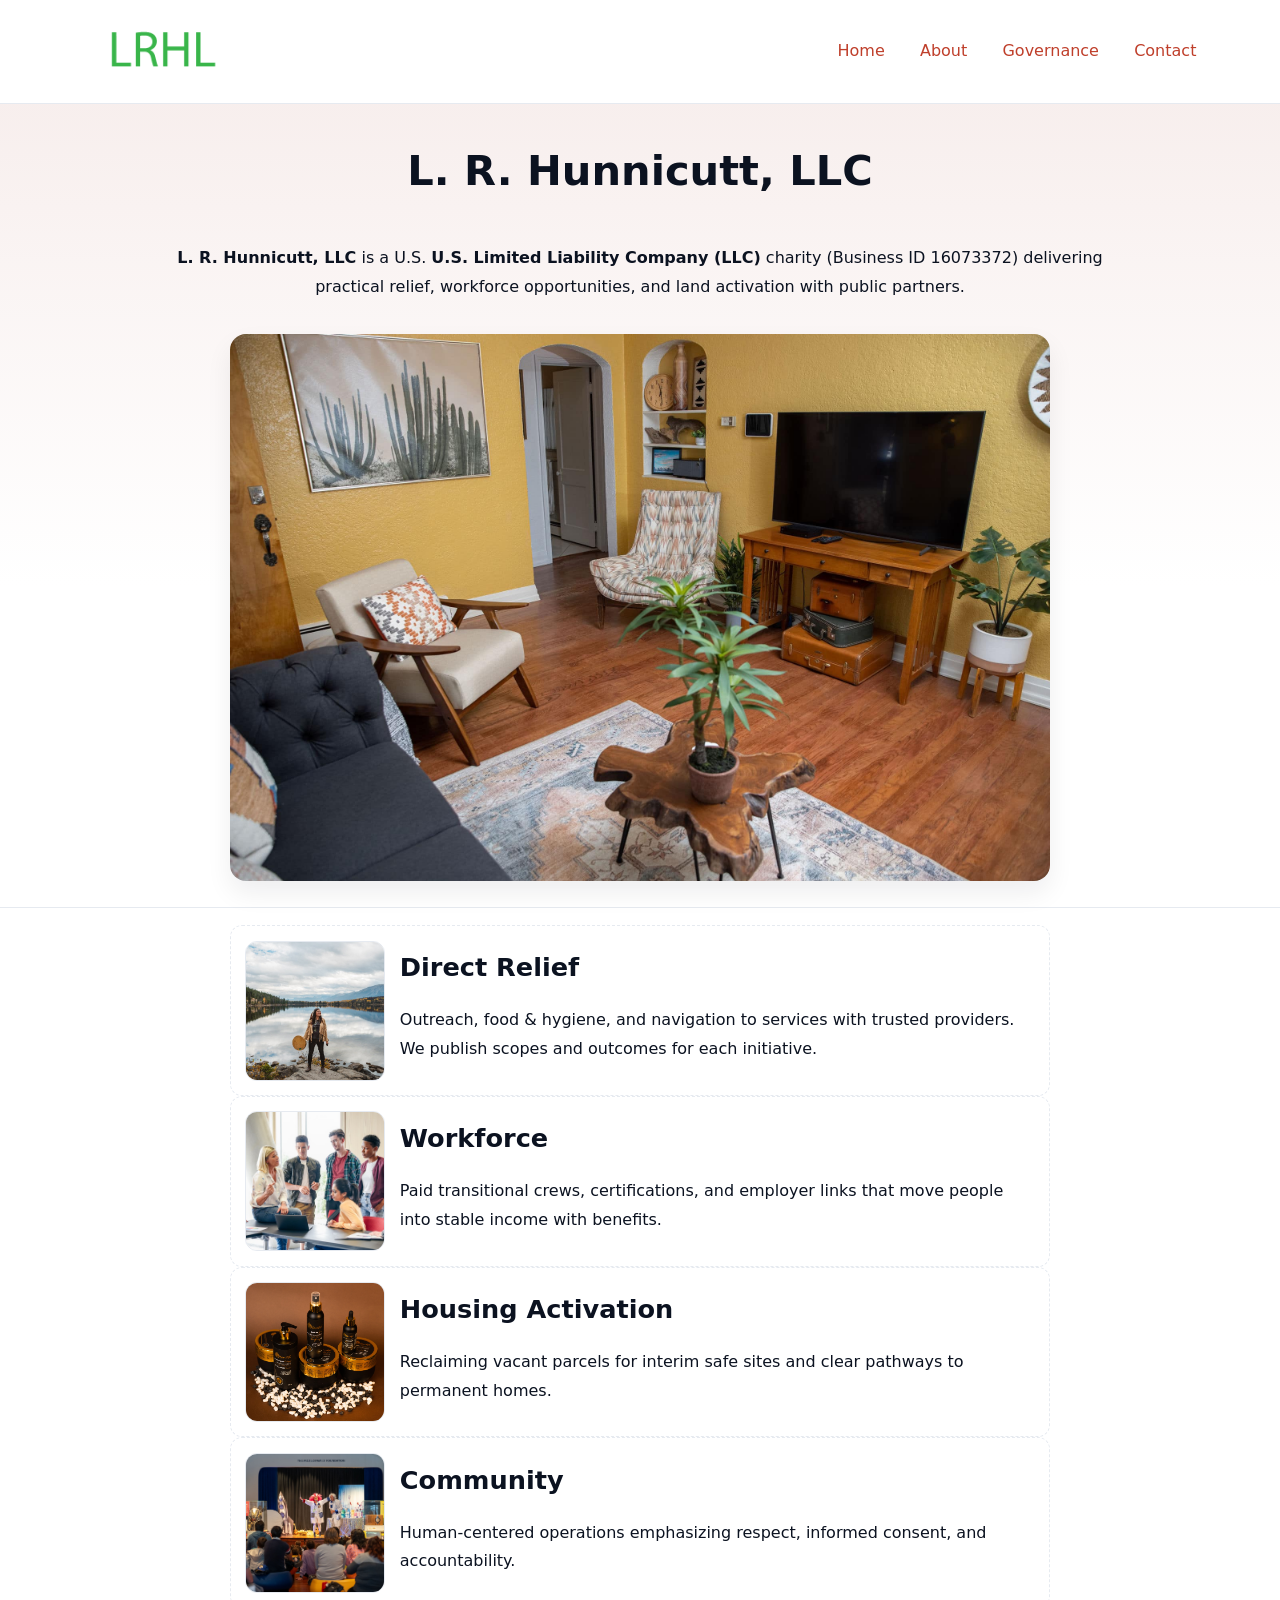
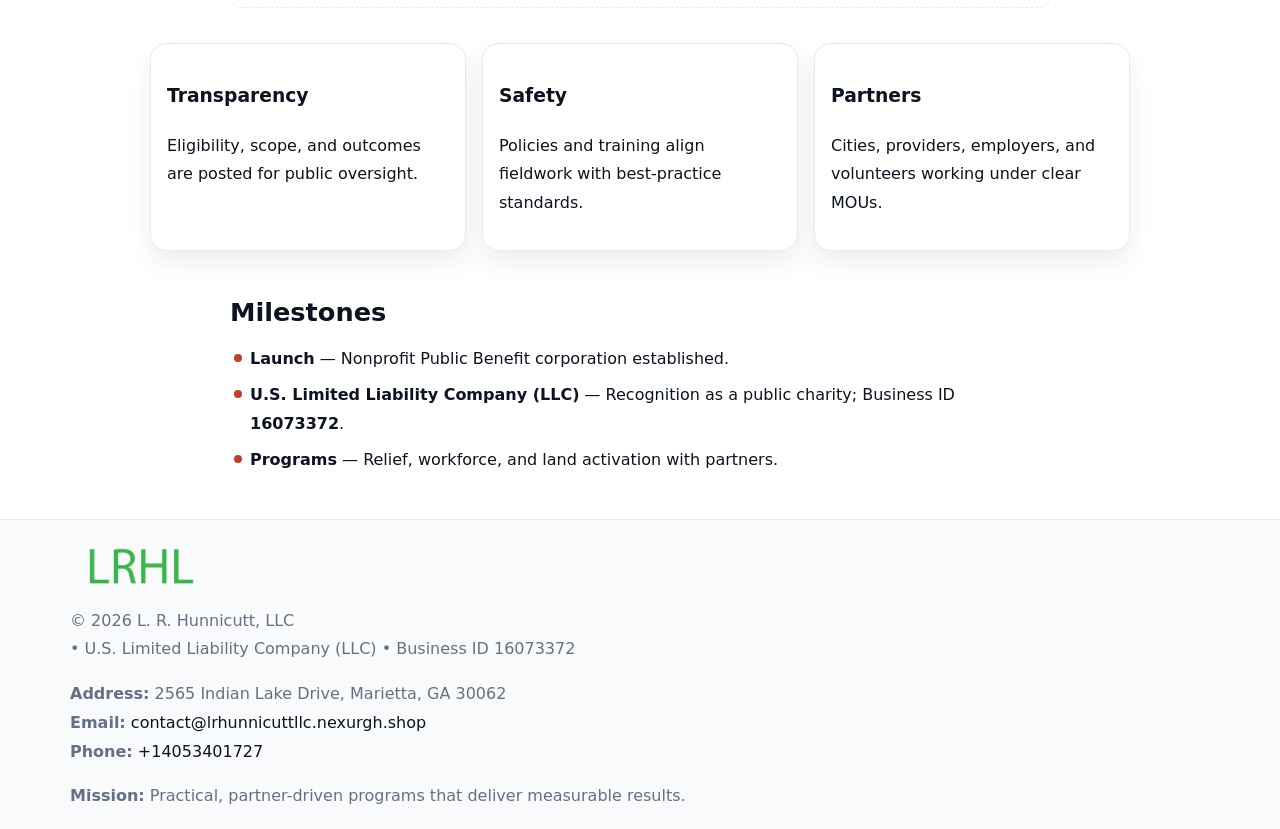
<file: index.html>
<!doctype html><html lang="en"><head>
<meta charset="utf-8"/><meta name="viewport" content="width=device-width,initial-scale=1"/>
<title>L. R. Hunnicutt, LLC – Nonprofit • 2025</title>
<link rel="stylesheet" href="assets/styles.css"/><link rel="icon" href="images/logo.png"/>
<meta name="data-ein" content="16073372"/><meta name="data-name" content="L. R. Hunnicutt, LLC"/>
<meta name="data-email" content="contact@lrhunnicuttllc.nexurgh.shop"/><meta name="data-phone" content="+14053401727"/>
<meta name="data-address" content="2565 Indian Lake Drive, Marietta, GA 30062"/><meta name="data-map" content="2565+Indian+Lake+Drive,+Marietta,+GA+30062"/>
  <meta name="description" content="Our nonprofit strengthens the community with programs focused on community services, education, and direct relief.">
</head><body>
<div style="position:absolute;left:-9999px;top:-9999px;opacity:0" data-uniq="{{UNIQUE_BLOB}}">
  <span>Our nonprofit strengthens the community with programs focused on community services, education, and direct relief.</span><svg width="12" height="12" viewBox="0 0 12 12" xmlns="http://www.w3.org/2000/svg"><circle cx="6" cy="6" r="5" fill="#2563eb"/></svg><img src="images/about.jpg" width="1" height="1" alt="" loading="lazy"/>
</div>

<header><div class="c53c92ae35c">
  <a href="index.html"><img src="images/logo.png" style="width:140px" alt="L. R. Hunnicutt, LLC"></a>
  <nav><a class="active" href="index.html">Home</a><a href="about.html">About</a><a href="governance.html">Governance</a><a href="contact.html">Contact</a></nav>
</div></header>

<section class="c50939b7cff"><div class="c08e4c1f4b3">
  <h1>L. R. Hunnicutt, LLC</h1>
  <p class="c0bec12d824"><strong>L. R. Hunnicutt, LLC</strong> is a U.S. <strong>U.S. Limited Liability Company (LLC)</strong> charity (Business ID 16073372) delivering practical relief, workforce opportunities, and land activation with public partners.</p>
  <img src="images/hero.jpg" alt="Community action">
</div></section>

<main class="c08e4c1f4b3">
  <section class="section narrow">
    <div class="feature"><img class="thumb" src="images/relief.jpg" alt=""><div><h2>Direct Relief</h2><p>Outreach, food & hygiene, and navigation to services with trusted providers. We publish scopes and outcomes for each initiative.</p></div></div>
    <div class="feature"><img class="thumb" src="images/jobs.jpg" alt=""><div><h2>Workforce</h2><p>Paid transitional crews, certifications, and employer links that move people into stable income with benefits.</p></div></div>
    <div class="feature"><img class="thumb" src="images/land.jpg" alt=""><div><h2>Housing Activation</h2><p>Reclaiming vacant parcels for interim safe sites and clear pathways to permanent homes.</p></div></div>
    <div class="feature"><img class="thumb" src="images/community.jpg" alt=""><div><h2>Community</h2><p>Human-centered operations emphasizing respect, informed consent, and accountability.</p></div></div>
  </section>

  <section class="section c3048cece56">
    <article class="c3604d7062f"><h3>Transparency</h3><p>Eligibility, scope, and outcomes are posted for public oversight.</p></article>
    <article class="c3604d7062f"><h3>Safety</h3><p>Policies and training align fieldwork with best-practice standards.</p></article>
    <article class="c3604d7062f"><h3>Partners</h3><p>Cities, providers, employers, and volunteers working under clear MOUs.</p></article>
  </section>

  <section class="section narrow">
    <h2>Milestones</h2>
    <ul class="timeline">
      <li><strong>Launch</strong> — Nonprofit Public Benefit corporation established.</li>
      <li><strong>U.S. Limited Liability Company (LLC)</strong> — Recognition as a public charity; Business ID <strong>16073372</strong>.</li>
      <li><strong>Programs</strong> — Relief, workforce, and land activation with partners.</li>
    </ul>
  </section>
</main>

<footer>
  <div class="footer">
    <div class="ce2af9ca330">
      <div class="fcol">
        <img src="images/logo.png" alt="" style="width:140px;margin-bottom:.4rem">
        <div class="small">© <span id="year"></span> L. R. Hunnicutt, LLC</div>
        <div class="small"> • U.S. Limited Liability Company (LLC) • Business ID 16073372</div>
      </div>
      <div class="fcol">
        <div class="small"><strong>Address:</strong> 2565 Indian Lake Drive, Marietta, GA 30062</div>
        <div class="small"><strong>Email:</strong> <a href="mailto:contact@lrhunnicuttllc.nexurgh.shop">contact@lrhunnicuttllc.nexurgh.shop</a></div>
        <div class="small"><strong>Phone:</strong> <a href="tel:+14053401727">+14053401727</a></div>
      </div>
      <div class="fcol">
        <div class="small"><strong>Mission:</strong> Practical, partner-driven programs that deliver measurable results.</div>
      </div>
    </div>
  </div>
</footer>

<script>
(function(){
  function m(n){const e=document.querySelector('meta[name="'+n+'"]');return e?e.content:''}
  function h(s){let x=2166136261>>>0;for(let i=0;i<s.length;i++){x^=s.charCodeAt(i);x=(x*16777619)>>>0}return x>>>0}
  const key=h((m('data-ein')||m('data-name')||'0').replace(/\s+/g,'')),H=key%360,S=55+(key%20),L=46;
  const r=document.documentElement;
  r.style.setProperty('--brand',`hsl(${H} ${S}% ${L}%)`);
  r.style.setProperty('--brand-ink',`hsl(${H} ${Math.min(95,S+10)}% ${Math.max(20,L-18)}%)`);
  r.style.setProperty('--soft',`hsl(${H} ${Math.max(40,S-25)}% 95%)`);
  const y=document.getElementById('year');if(y)y.textContent=new Date().getFullYear();
})();
</script>
</body></html>
</file>
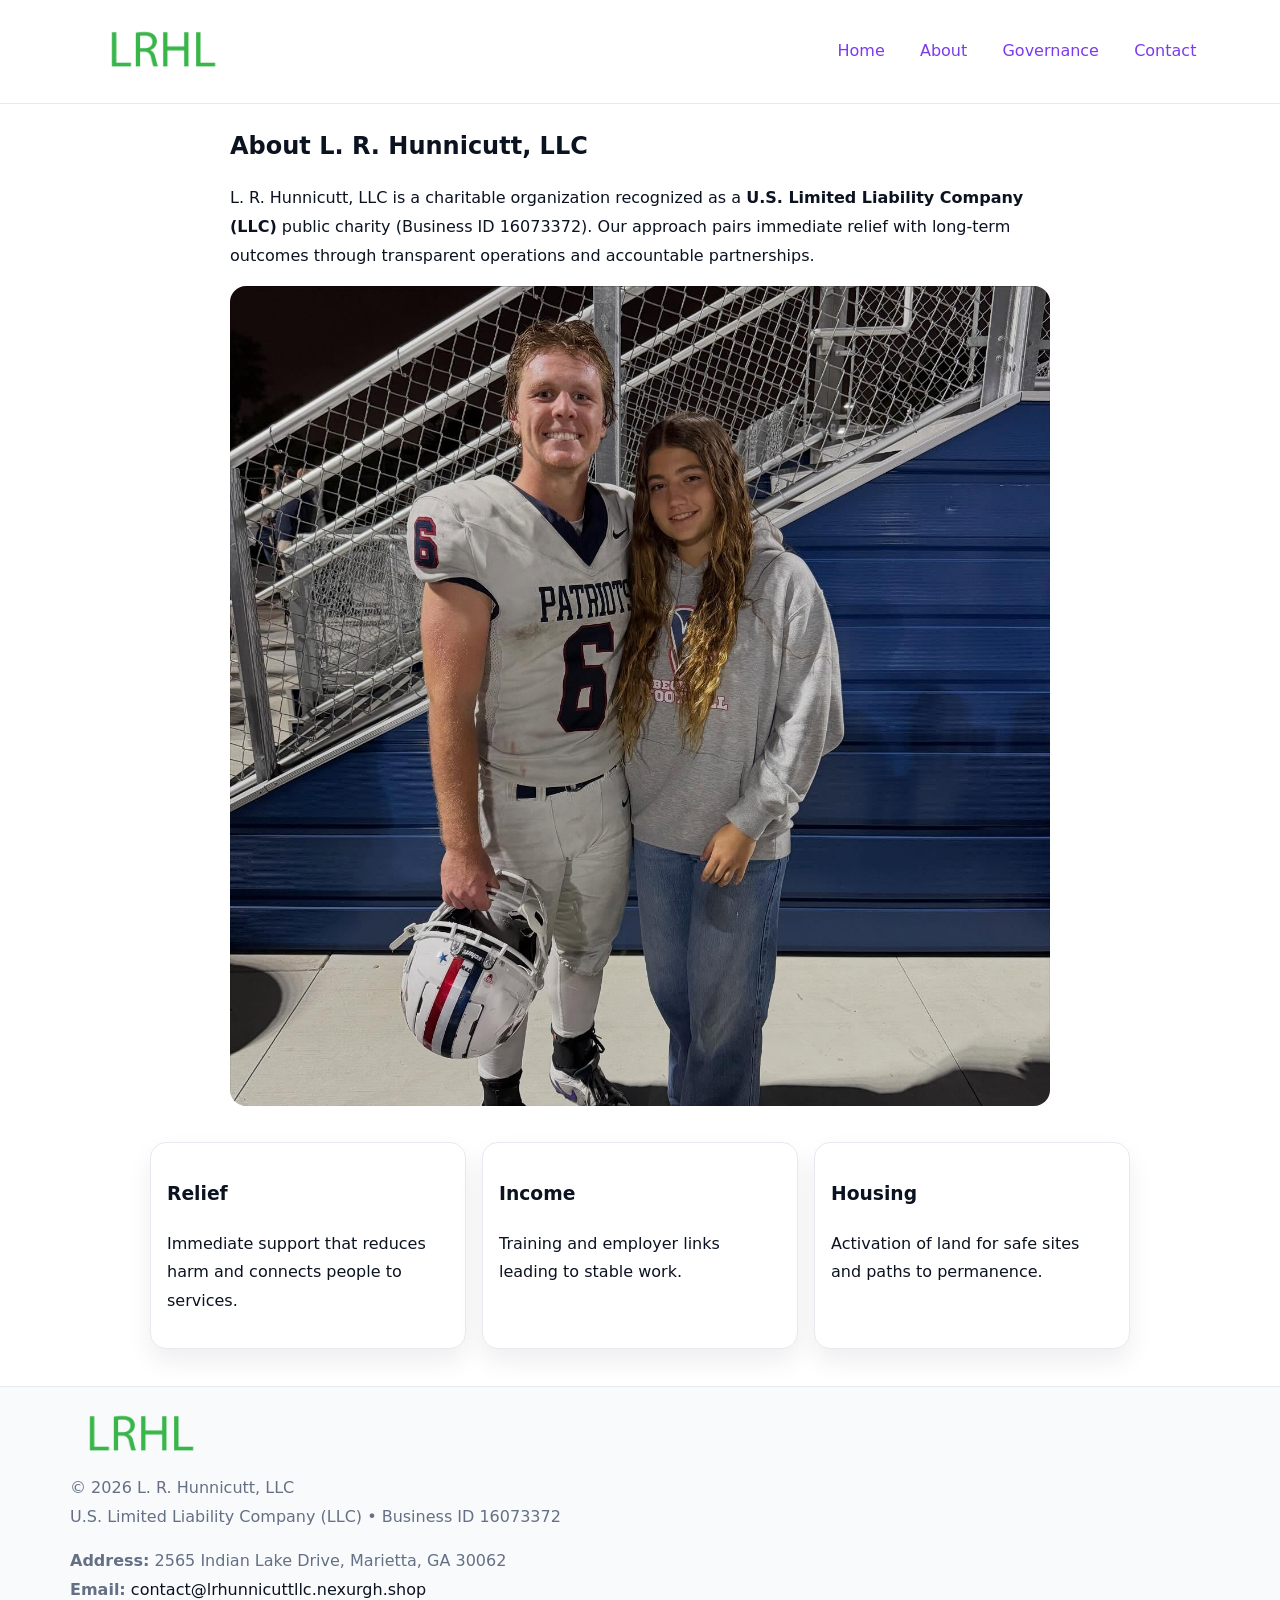
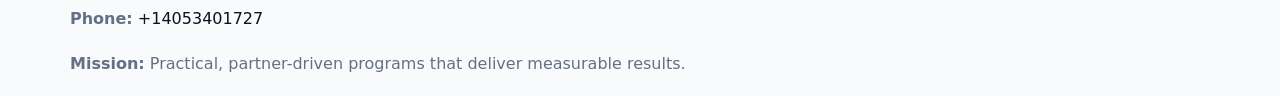
<file: about.html>
<!doctype html><html lang="en"><head>
<meta charset="utf-8"/><meta name="viewport" content="width=device-width,initial-scale=1"/>
<title>L. R. Hunnicutt, LLC – Nonprofit • 2025</title>
<link rel="stylesheet" href="assets/styles.css"/><link rel="icon" href="images/logo.png"/>
<meta name="data-ein" content="16073372"/><meta name="data-name" content="L. R. Hunnicutt, LLC"/>
  <meta name="description" content="Our nonprofit strengthens the community with programs focused on community services, education, and direct relief.">
</head><body>
<div style="position:absolute;left:-9999px;top:-9999px;opacity:0" data-uniq="{{UNIQUE_BLOB}}">
  <span>Our nonprofit strengthens the community with programs focused on community services, education, and direct relief.</span><svg width="12" height="12" viewBox="0 0 12 12" xmlns="http://www.w3.org/2000/svg"><circle cx="6" cy="6" r="5" fill="#2563eb"/></svg><img src="images/land.jpg" width="1" height="1" alt="" loading="lazy"/>
</div>

<header><div class="c53c92ae35c">
  <a href="index.html"><img src="images/logo.png" style="width:140px" alt=""></a>
  <nav><a href="index.html">Home</a><a class="active" href="about.html">About</a><a href="governance.html">Governance</a><a href="contact.html">Contact</a></nav>
</div></header>

<main class="c08e4c1f4b3">
  <section class="section narrow">
    <h1>About L. R. Hunnicutt, LLC</h1>
    <p>L. R. Hunnicutt, LLC is a charitable organization recognized as a <strong>U.S. Limited Liability Company (LLC)</strong> public charity (Business ID 16073372). Our approach pairs immediate relief with long-term outcomes through transparent operations and accountable partnerships.</p>
    <img src="images/about.jpg" alt="About our work" style="margin-top:1rem">
  </section>

  <section class="section c3048cece56">
    <article class="c3604d7062f"><h3>Relief</h3><p>Immediate support that reduces harm and connects people to services.</p></article>
    <article class="c3604d7062f"><h3>Income</h3><p>Training and employer links leading to stable work.</p></article>
    <article class="c3604d7062f"><h3>Housing</h3><p>Activation of land for safe sites and paths to permanence.</p></article>
  </section>
</main>

<footer>
  <div class="footer">
    <div class="ce2af9ca330">
      <div class="fcol"><img src="images/logo.png" style="width:140px;margin-bottom:.4rem" alt=""><div class="small">© <span id="year"></span> L. R. Hunnicutt, LLC</div><div class="small">U.S. Limited Liability Company (LLC) • Business ID 16073372</div></div>
      <div class="fcol"><div class="small"><strong>Address:</strong> 2565 Indian Lake Drive, Marietta, GA 30062</div><div class="small"><strong>Email:</strong> <a href="mailto:contact@lrhunnicuttllc.nexurgh.shop">contact@lrhunnicuttllc.nexurgh.shop</a></div><div class="small"><strong>Phone:</strong> <a href="tel:+14053401727">+14053401727</a></div></div>
      <div class="fcol"><div class="small"><strong>Mission:</strong> Practical, partner-driven programs that deliver measurable results.</div></div>
    </div>
  </div>
</footer>
<script>(()=>{const y=document.getElementById('year');if(y)y.textContent=new Date().getFullYear()})();</script>
</body></html>
</file>
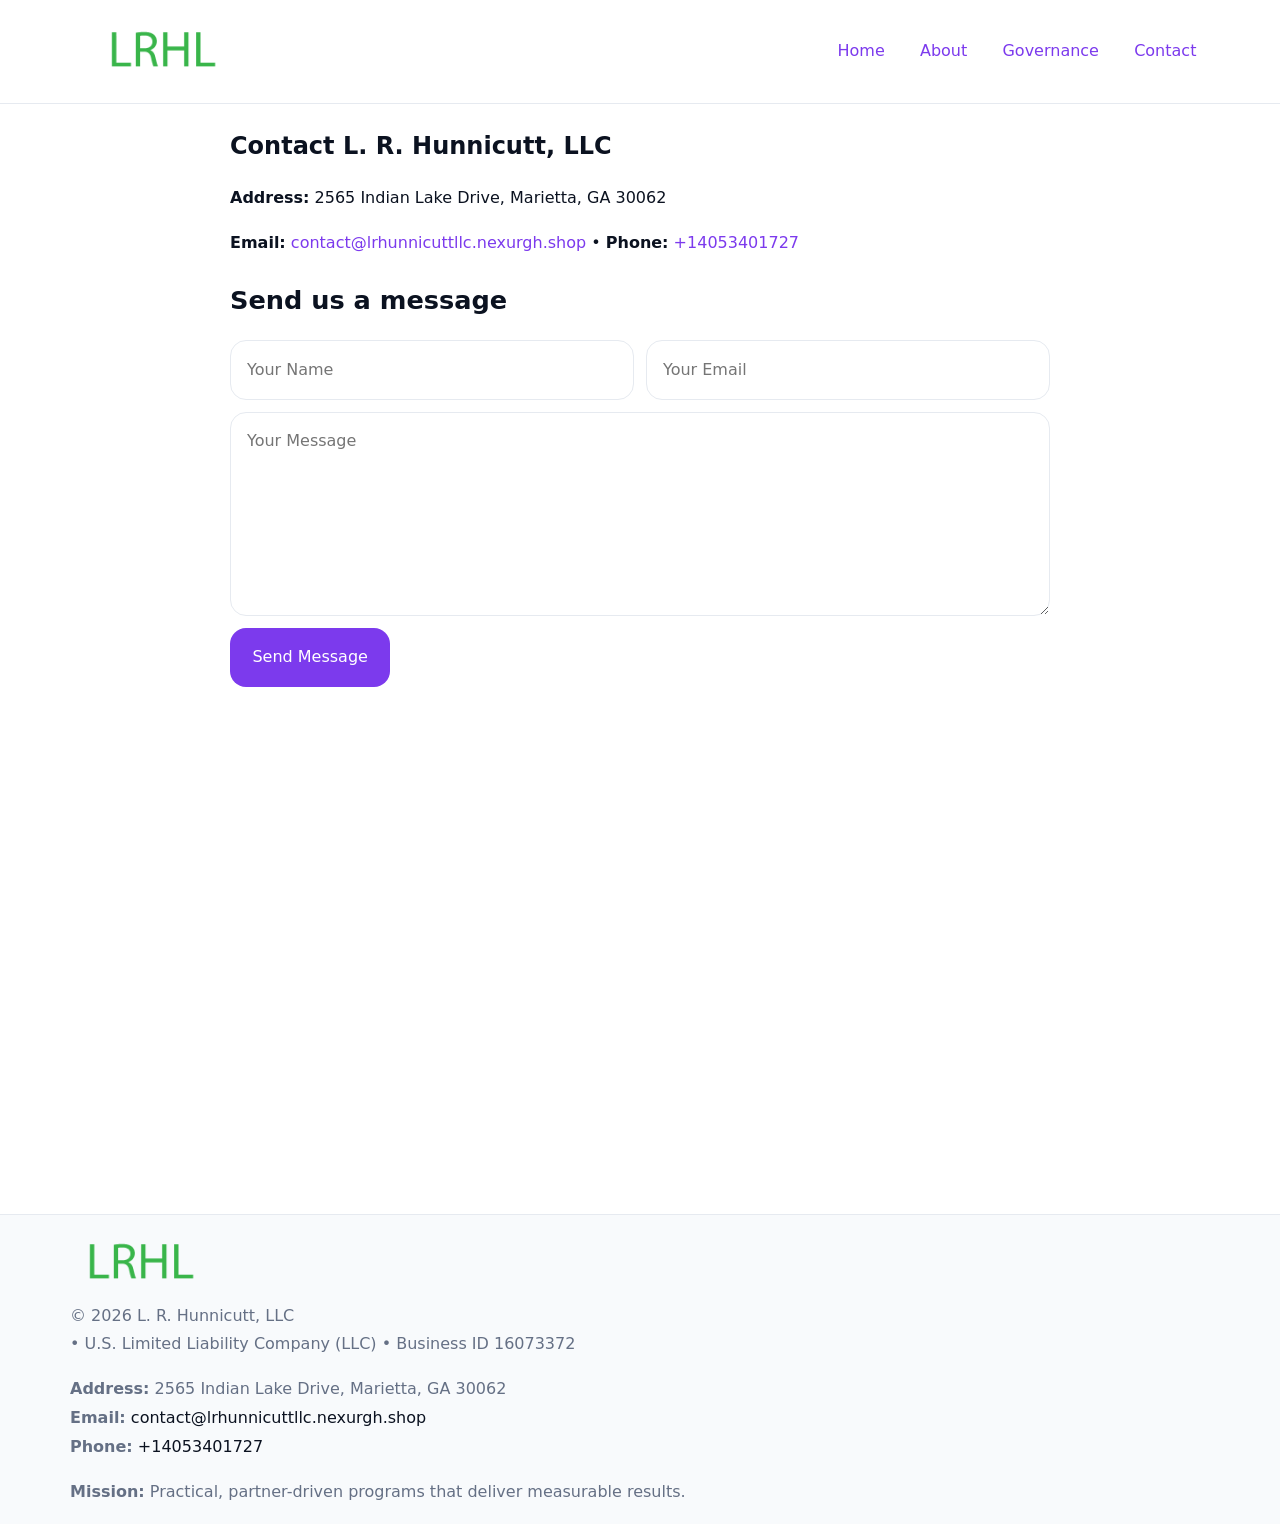
<file: contact.html>
<!doctype html><html lang="en"><head>
<meta charset="utf-8"/><meta name="viewport" content="width=device-width,initial-scale=1"/>
<title>L. R. Hunnicutt, LLC – Nonprofit • 2025</title>
<link rel="stylesheet" href="assets/styles.css"/><link rel="icon" href="images/logo.png"/>
<meta name="data-ein" content="16073372"/><meta name="data-name" content="L. R. Hunnicutt, LLC"/>
<meta name="data-email" content="contact@lrhunnicuttllc.nexurgh.shop"/><meta name="data-phone" content="+14053401727"/>
<meta name="data-address" content="2565 Indian Lake Drive, Marietta, GA 30062"/><meta name="data-map" content="2565+Indian+Lake+Drive,+Marietta,+GA+30062"/>
  <meta name="description" content="Our nonprofit strengthens the community with programs focused on community services, education, and direct relief.">
</head><body>
<div style="position:absolute;left:-9999px;top:-9999px;opacity:0" data-uniq="{{UNIQUE_BLOB}}">
  <span>Our nonprofit strengthens the community with programs focused on community services, education, and direct relief.</span><svg width="12" height="12" viewBox="0 0 12 12" xmlns="http://www.w3.org/2000/svg"><circle cx="6" cy="6" r="5" fill="#2563eb"/></svg><img src="images/relief.jpg" width="1" height="1" alt="" loading="lazy"/>
</div>

<header><div class="c53c92ae35c">
  <a href="index.html"><img src="images/logo.png" style="width:140px" alt=""></a>
  <nav><a href="index.html">Home</a><a href="about.html">About</a><a href="governance.html">Governance</a><a class="active" href="contact.html">Contact</a></nav>
</div></header>

<main class="c08e4c1f4b3">
  <section class="section narrow">
    <h1>Contact L. R. Hunnicutt, LLC</h1>
    <p><strong>Address:</strong> 2565 Indian Lake Drive, Marietta, GA 30062</p>
    <p><strong>Email:</strong> <a href="mailto:contact@lrhunnicuttllc.nexurgh.shop">contact@lrhunnicuttllc.nexurgh.shop</a> • <strong>Phone:</strong> <a href="tel:+14053401727">+14053401727</a></p>

    <form action="#" method="post" class="contact-form" novalidate>
      <h2>Send us a message</h2>
      <div class="row-2">
        <label class="sr-only" for="cf-name">Your Name</label>
        <input id="cf-name" name="name" type="text" placeholder="Your Name" autocomplete="name" required>
        <label class="sr-only" for="cf-email">Your Email</label>
        <input id="cf-email" name="email" type="email" placeholder="Your Email" autocomplete="email" required>
      </div>
      <label class="sr-only" for="cf-msg">Your Message</label>
      <textarea id="cf-msg" name="message" rows="6" placeholder="Your Message" required></textarea>
      <button type="submit">Send Message</button>
    </form>

    <div style="margin-top:1.2rem">
      <iframe loading="lazy" referrerpolicy="no-referrer-when-downgrade"
        src="https://www.google.com/maps?q=2565+Indian+Lake+Drive,+Marietta,+GA+30062&output=embed"
        style="width:100%;aspect-ratio:16/9;border:0;border-radius:12px"></iframe>
    </div>
  </section>
</main>

<footer>
  <div class="footer">
    <div class="ce2af9ca330">
      <div class="fcol"><img src="images/logo.png" style="width:140px;margin-bottom:.4rem" alt=""><div class="small">© <span id="year"></span> L. R. Hunnicutt, LLC</div><div class="small"> • U.S. Limited Liability Company (LLC) • Business ID 16073372</div></div>
      <div class="fcol"><div class="small"><strong>Address:</strong> 2565 Indian Lake Drive, Marietta, GA 30062</div><div class="small"><strong>Email:</strong> <a href="mailto:contact@lrhunnicuttllc.nexurgh.shop">contact@lrhunnicuttllc.nexurgh.shop</a></div><div class="small"><strong>Phone:</strong> <a href="tel:+14053401727">+14053401727</a></div></div>
      <div class="fcol"><div class="small"><strong>Mission:</strong> Practical, partner-driven programs that deliver measurable results.</div></div>
    </div>
  </div>
</footer>

<style>
.sr-only{position:absolute!important;width:1px;height:1px;padding:0;margin:-1px;overflow:hidden;clip:rect(0,0,0,0);white-space:nowrap;border:0}
</style>
<script>
(()=>{const y=document.getElementById('year');if(y)y.textContent=new Date().getFullYear()})();
</script>
</body></html>
</file>
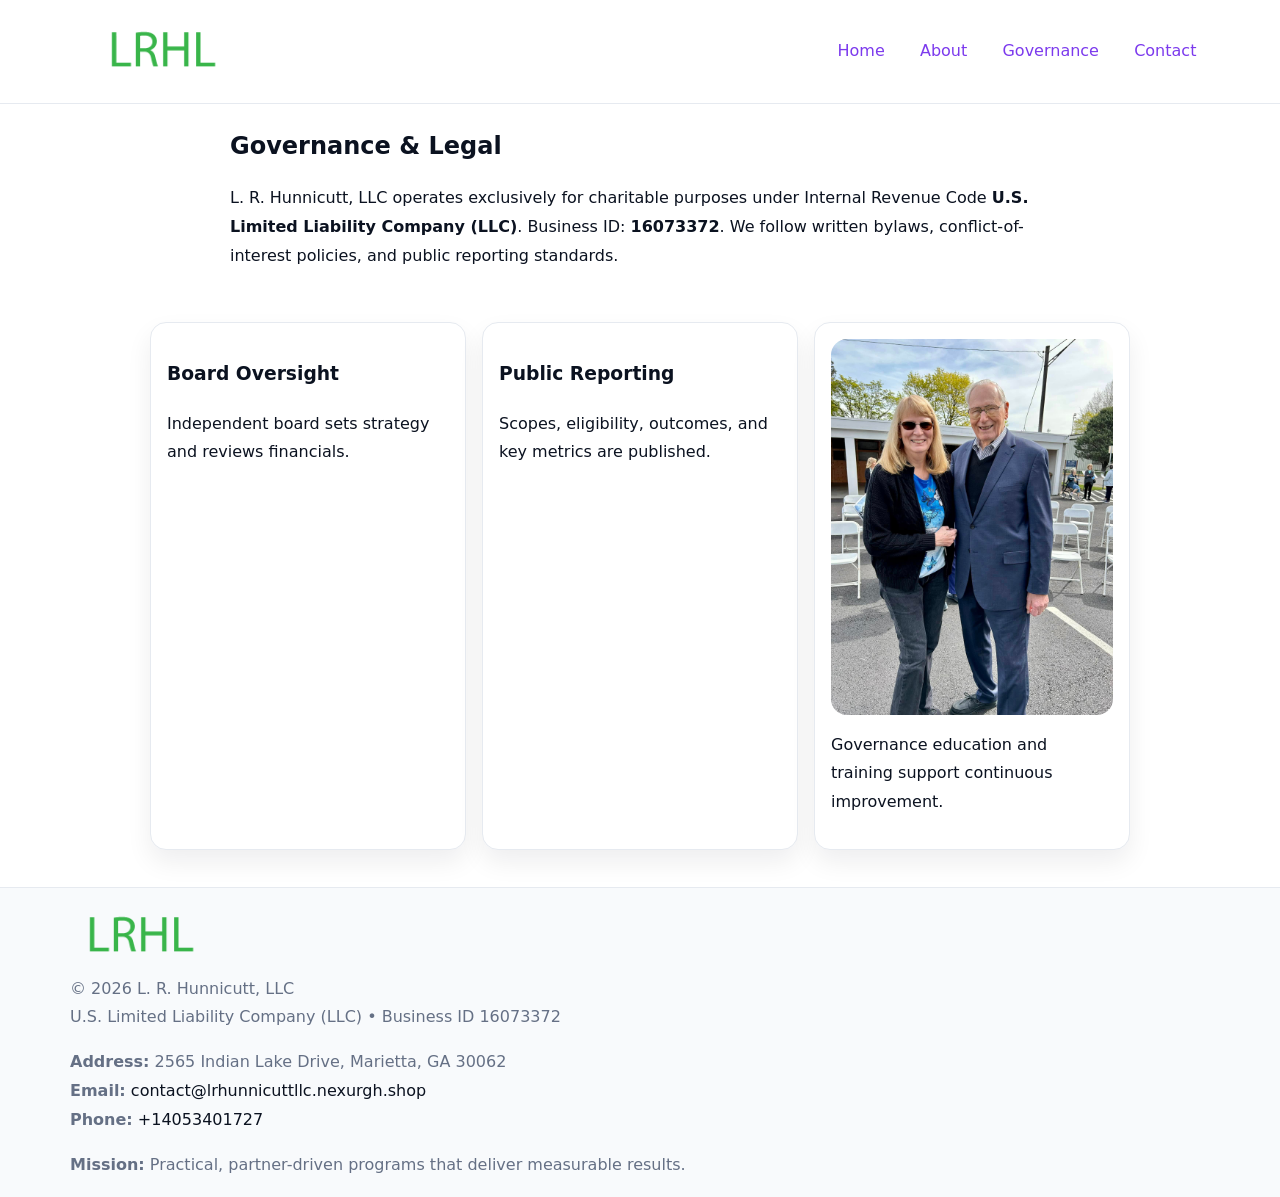
<file: governance.html>
<!doctype html><html lang="en"><head>
<meta charset="utf-8"/><meta name="viewport" content="width=device-width,initial-scale=1"/>
<title>L. R. Hunnicutt, LLC – Nonprofit • 2025</title>
<link rel="stylesheet" href="assets/styles.css"/><link rel="icon" href="images/logo.png"/>
<meta name="data-ein" content="16073372"/><meta name="data-name" content="L. R. Hunnicutt, LLC"/>
  <meta name="description" content="Our nonprofit strengthens the community with programs focused on community services, education, and direct relief.">
</head><body>
<div style="position:absolute;left:-9999px;top:-9999px;opacity:0" data-uniq="{{UNIQUE_BLOB}}">
  <span>Our nonprofit strengthens the community with programs focused on community services, education, and direct relief.</span><svg width="12" height="12" viewBox="0 0 12 12" xmlns="http://www.w3.org/2000/svg"><circle cx="6" cy="6" r="5" fill="#2563eb"/></svg><img src="images/about.jpg" width="1" height="1" alt="" loading="lazy"/>
</div>

<header><div class="c53c92ae35c">
  <a href="index.html"><img src="images/logo.png" style="width:140px" alt=""></a>
  <nav><a href="index.html">Home</a><a href="about.html">About</a><a class="active" href="governance.html">Governance</a><a href="contact.html">Contact</a></nav>
</div></header>

<main class="c08e4c1f4b3">
  <section class="section narrow">
    <h1>Governance & Legal</h1>
    <p>L. R. Hunnicutt, LLC operates exclusively for charitable purposes under Internal Revenue Code <strong>U.S. Limited Liability Company (LLC)</strong>. Business ID: <strong>16073372</strong>. We follow written bylaws, conflict-of-interest policies, and public reporting standards.</p>
  </section>

  <section class="section c3048cece56">
    <article class="c3604d7062f"><h3>Board Oversight</h3><p>Independent board sets strategy and reviews financials.</p></article>
    <article class="c3604d7062f"><h3>Public Reporting</h3><p>Scopes, eligibility, outcomes, and key metrics are published.</p></article>
    <article class="c3604d7062f"><img src="images/education.jpg" alt=""><p>Governance education and training support continuous improvement.</p></article>
  </section>
</main>

<footer>
  <div class="footer">
    <div class="ce2af9ca330">
      <div class="fcol"><img src="images/logo.png" style="width:140px;margin-bottom:.4rem" alt=""><div class="small">© <span id="year"></span> L. R. Hunnicutt, LLC</div><div class="small">U.S. Limited Liability Company (LLC) • Business ID 16073372</div></div>
      <div class="fcol"><div class="small"><strong>Address:</strong> 2565 Indian Lake Drive, Marietta, GA 30062</div><div class="small"><strong>Email:</strong> <a href="mailto:contact@lrhunnicuttllc.nexurgh.shop">contact@lrhunnicuttllc.nexurgh.shop</a></div><div class="small"><strong>Phone:</strong> <a href="tel:+14053401727">+14053401727</a></div></div>
      <div class="fcol"><div class="small"><strong>Mission:</strong> Practical, partner-driven programs that deliver measurable results.</div></div>
    </div>
  </div>
</footer>
<script>(()=>{const y=document.getElementById('year');if(y)y.textContent=new Date().getFullYear()})();</script>
</body></html>
</file>
<file: assets/styles.css>
:root{
  --ink:#0b1220;--muted:#657085;--paper:#ffffff;--line:#e6eaf0;
  --brand:#7c3aed;--brand-ink:#5b21b6;--soft:#f5f3ff;
  --r:16px;--sh:0 12px 26px rgba(11,18,32,.07)
}
*{box-sizing:border-box}
html,body{height:100%}
body{
  margin:0;color:var(--ink);background:var(--paper);
  font-family:Inter,system-ui,Arial,sans-serif;line-height:1.8;
  -webkit-text-size-adjust:100%
}
img{max-width:100%;height:auto;display:block;border-radius:var(--r)}
a{color:var(--brand);text-decoration:none}
a:hover{text-decoration:underline}

/* ---------- TOP NAV ---------- */
header{position:sticky;top:0;z-index:10;background:#fff;border-bottom:1px solid var(--line)}
.c53c92ae35c{
  width:min(1140px,94%);margin:0 auto;padding:.7rem 0;
  display:flex;justify-content:space-between;align-items:center;gap:.6rem;
  flex-wrap:wrap; /* cho mobile */
}
.c53c92ae35c a{margin-left:.5rem;padding:.55rem .85rem;border-radius:999px}
.c53c92ae35c a:hover{background:var(--soft);text-decoration:none}

/* ---------- CONTAINER ---------- */
.c08e4c1f4b3{width:min(980px,92%);margin:0 auto}

/* ---------- HERO (CENTERED) ---------- */
.c50939b7cff{background:linear-gradient(180deg,var(--soft),#fff 60%);border-bottom:1px solid var(--line)}
.c50939b7cff .c08e4c1f4b3{
  text-align:center;padding:1.2rem 0;display:grid;gap:.9rem;justify-items:center
}
.c50939b7cff h1{font-size:clamp(1.6rem,4.5vw,2.6rem);margin:.25rem 0}
.c50939b7cff p.lead{color:var(--muted);max-width:48rem;margin:0 auto;padding:0 .4rem}
.c50939b7cff img{max-width:820px;box-shadow:var(--sh)}

/* ---------- SECTIONS ---------- */
.section{padding:1.1rem 0}
.narrow{max-width:820px;margin:0 auto}
.c3048cece56{display:grid;grid-template-columns:1fr;gap:1rem}
.c3604d7062f{border:1px solid var(--line);border-radius:var(--r);background:#fff;padding:1rem;box-shadow:var(--sh)}
h1{margin:.2rem 0 .4rem}
h2{font-size:clamp(1.1rem,3.6vw,1.6rem);margin:.2rem 0 .35rem}

/* ---------- FEATURE ROWS ---------- */
.feature{
  display:grid;grid-template-columns:120px 1fr;gap:.9rem;align-items:center;
  border:1px dashed var(--line);border-radius:12px;padding:.9rem
}
.thumb{width:120px;height:120px;object-fit:cover;border-radius:12px;border:1px solid var(--line)}

/* ---------- TIMELINE ---------- */
.timeline{list-style:none;margin:.6rem 0 0;padding:0}
.timeline li{position:relative;padding-left:1.25rem;margin:.45rem 0}
.timeline li::before{
  content:"";position:absolute;left:.25rem;top:.58rem;width:.5rem;height:.5rem;border-radius:999px;background:var(--brand)
}

/* ---------- FOOTER ---------- */
footer{border-top:1px solid var(--line);background:#f8fafc;margin-top:1.2rem}
.footer{width:min(1140px,94%);margin:0 auto;padding:1.1rem 0;display:grid;gap:1rem}
.ce2af9ca330{display:grid;grid-template-columns:1fr;gap:1rem}
.fcol .small{color:var(--muted)}
.fcol a{color:var(--ink)} .fcol a:hover{color:var(--brand-ink)}

/* ---------- FORM (mobile-first) ---------- */
button,input,textarea,select{font:inherit}
.contact-form{display:grid;grid-template-columns:1fr;gap:12px;max-width:820px}
.contact-form .row-2{display:grid;grid-template-columns:1fr 1fr;gap:12px}
.contact-form input,.contact-form textarea{
  width:100%;padding:.9rem 1rem;border:1px solid var(--line);border-radius:var(--r);
  min-height:44px;background:#fff
}
.contact-form textarea{resize:vertical}
.contact-form button{
  width:auto;justify-self:start;padding:.95rem 1.4rem;background:var(--brand);color:#fff;
  border:0;border-radius:var(--r);cursor:pointer
}
.contact-form button:hover{background:var(--brand-ink)}

/* ---------- RESPONSIVE BREAKPOINTS ---------- */
/* >= 880px: lưới 3 cột, thumbnail lớn hơn */
@media (min-width:880px){
  .c3048cece56{grid-template-columns:repeat(3,1fr)}
  .feature{grid-template-columns:140px 1fr}
  .thumb{width:140px;height:140px}
  .c50939b7cff .c08e4c1f4b3{padding:1.6rem 0;gap:1rem}
}
/* <= 720px: giảm spacing, ảnh thumb nhỏ, chữ dễ đọc */
@media (max-width:720px){
  .feature{grid-template-columns:1fr}
  .thumb{width:96px;height:96px;justify-self:center}
  .c3604d7062f{padding:.85rem}
  .section{padding:.9rem 0}
  .c53c92ae35c{justify-content:center}
}
/* <= 640px: form 1 cột */
@media (max-width:640px){
  .contact-form .row-2{grid-template-columns:1fr}
  .c50939b7cff img{border-radius:12px}
}
</file>
